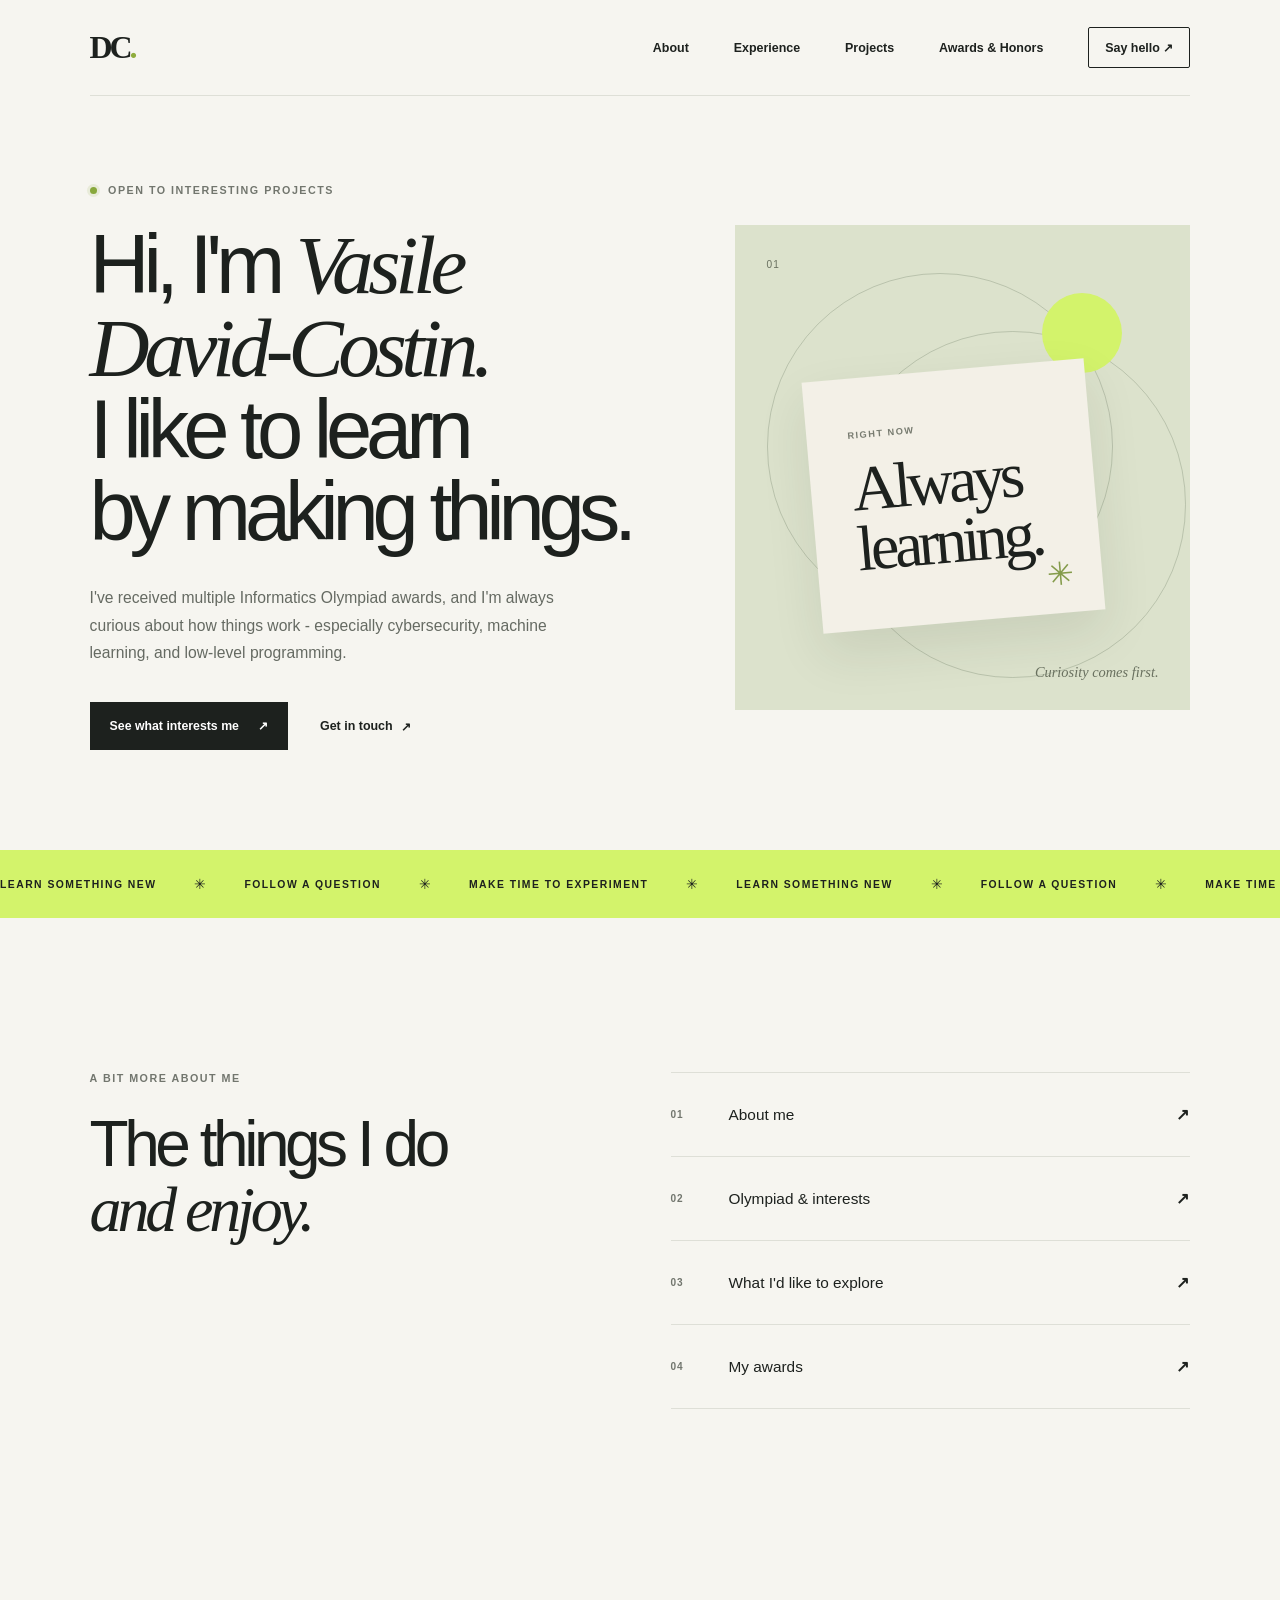
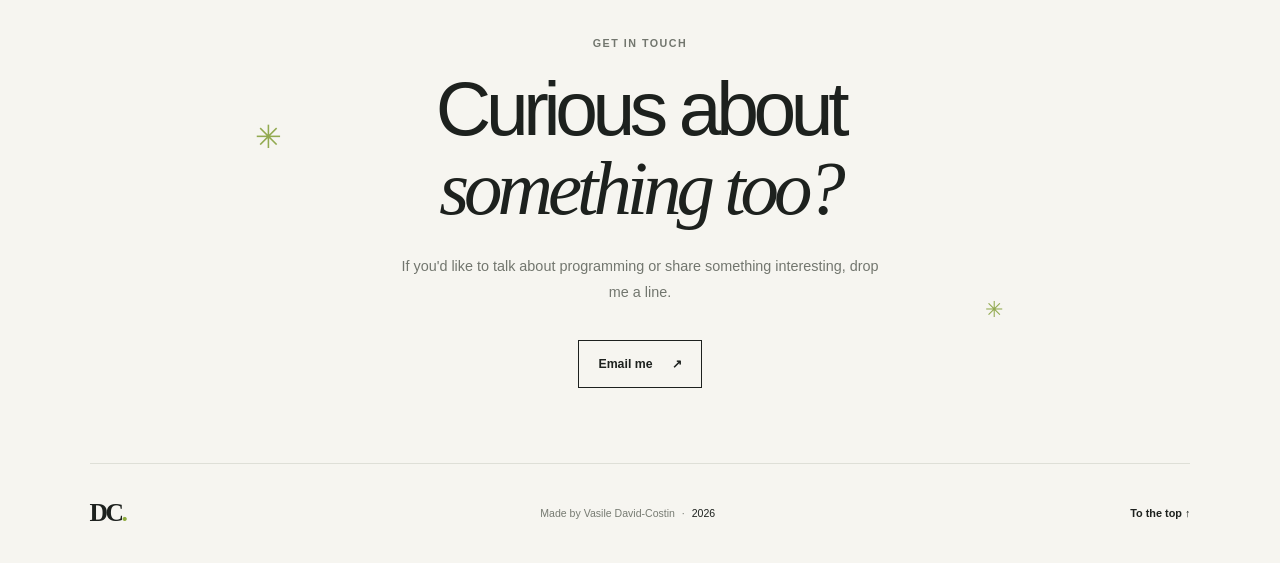
<file: index.html>
<!doctype html>
<html lang="en">
  <head>
    <meta charset="utf-8">
    <meta name="viewport" content="width=device-width, initial-scale=1">
    <meta
      name="description"
      content="I'm Vasile David-Costin. I enjoy informatics and have received multiple Informatics Olympiad awards. I'm especially interested in cybersecurity, machine learning, and low-level programming."
    >
    <meta name="theme-color" content="#f6f5f0">
    <title>Vasile David-Costin</title>
    <link rel="stylesheet" href="styles.css">
    <script src="script.js" defer></script>
  </head>
  <body>
    <a class="skip-link" href="#main">Skip to content</a>

    <header class="site-header">
      <a
        class="wordmark"
        href="index.html"
        aria-label="Vasile David-Costin, home"
      >
        DC<span>.</span>
      </a>

      <input
        class="menu-checkbox"
        type="checkbox"
        id="navigation-toggle"
        aria-label="Toggle navigation menu"
        aria-controls="primary-navigation"
      >
      <label class="menu-toggle" for="navigation-toggle">
        <span class="menu-toggle-label">Menu</span>
        <span class="menu-toggle-icon" aria-hidden="true"></span>
      </label>

      <nav
        class="navigation"
        id="primary-navigation"
        aria-label="Main navigation"
      >
        <a href="about.html">About</a>
        <a href="experience.html">Experience</a>
        <a href="projects.html">Projects</a>
        <a href="awards.html">Awards &amp; Honors</a>
        <a class="nav-contact" href="mailto:davidcostin033@gmail.com">
          Say hello <span aria-hidden="true">↗</span>
        </a>
      </nav>
    </header>

    <main id="main">
      <section
        class="hero section-wrap"
        aria-labelledby="hero-title"
      >
        <div class="hero-copy">
          <p class="eyebrow">
            <span class="status-dot"></span>
            Open to interesting projects
          </p>
          <h1 id="hero-title">
            Hi, I'm <span>Vasile David-Costin.</span><br>
            I like to learn<br>
            by making things.
          </h1>
          <p class="hero-intro">
            I've received multiple Informatics Olympiad awards, and I'm always
            curious about how things work - especially cybersecurity, machine
            learning, and low-level programming.
          </p>
          <div class="hero-actions">
            <a class="button button-dark" href="projects.html">
              See what interests me <span aria-hidden="true">↗</span>
            </a>
            <a class="text-link" href="mailto:davidcostin033@gmail.com">
              Get in touch <span aria-hidden="true">↗</span>
            </a>
          </div>
        </div>

        <div
          class="hero-art"
          role="img"
        >
          <div class="art-orbit orbit-one"></div>
          <div class="art-orbit orbit-two"></div>
          <div class="art-sun"></div>
          <div class="art-card">
            <span class="art-card-label">RIGHT NOW</span>
            <span class="art-card-title">
              Always<br>
              learning.
            </span>
            <span class="art-card-mark" aria-hidden="true">✳</span>
          </div>
          <span class="art-caption">Curiosity comes first.</span>
          <span class="art-number" aria-hidden="true">01</span>
        </div>
      </section>

      <div
        class="ticker"
      >
        <div class="ticker-track" aria-hidden="true">
          <span>LEARN SOMETHING NEW</span>
          <i>✳</i>
          <span>FOLLOW A QUESTION</span>
          <i>✳</i>
          <span>MAKE TIME TO EXPERIMENT</span>
          <i>✳</i>
          <span>LEARN SOMETHING NEW</span>
          <i>✳</i>
          <span>FOLLOW A QUESTION</span>
          <i>✳</i>
          <span>MAKE TIME TO EXPERIMENT</span>
          <i>✳</i>
        </div>
      </div>

      <section
        class="home-links section-wrap section-pad"
        aria-labelledby="pages-title"
      >
        <div class="section-heading">
          <p class="eyebrow">A bit more about me</p>
          <h2 id="pages-title">
            The things I do<br>
            <span>and enjoy.</span>
          </h2>
        </div>

        <div class="page-link-list">
          <a class="page-link-item" href="about.html">
            <span>01</span>
            <strong>About me</strong>
            <span>↗</span>
          </a>
          <a class="page-link-item" href="experience.html">
            <span>02</span>
            <strong>Olympiad &amp; interests</strong>
            <span>↗</span>
          </a>
          <a class="page-link-item" href="projects.html">
            <span>03</span>
            <strong>What I'd like to explore</strong>
            <span>↗</span>
          </a>
          <a class="page-link-item" href="awards.html">
            <span>04</span>
            <strong>My awards</strong>
            <span>↗</span>
          </a>
        </div>
      </section>

      <section
        class="contact section-wrap"
        aria-labelledby="contact-title"
      >
        <p class="eyebrow">Get in touch</p>
        <h2 id="contact-title">
          Curious about<br>
          <span>something too?</span>
        </h2>
        <p>
          If you'd like to talk about programming or share something
          interesting, drop me a line.
        </p>
        <a class="button button-light" href="mailto:davidcostin033@gmail.com">
          Email me <span aria-hidden="true">↗</span>
        </a>
        <span
          class="contact-spark contact-spark-one"
          aria-hidden="true"
        >✳</span>
        <span
          class="contact-spark contact-spark-two"
          aria-hidden="true"
        >✳</span>
      </section>
    </main>

    <footer class="site-footer">
      <a
        class="wordmark"
        href="index.html"
        aria-label="Vasile David-Costin, back to home"
      >
        DC<span>.</span>
      </a>
      <p>
        Made by Vasile David-Costin
        <span>·</span>
        <span id="current-year">2025</span>
      </p>
      <a class="back-to-top" href="#main">To the top ↑</a>
    </footer>
  </body>
</html>
</file>
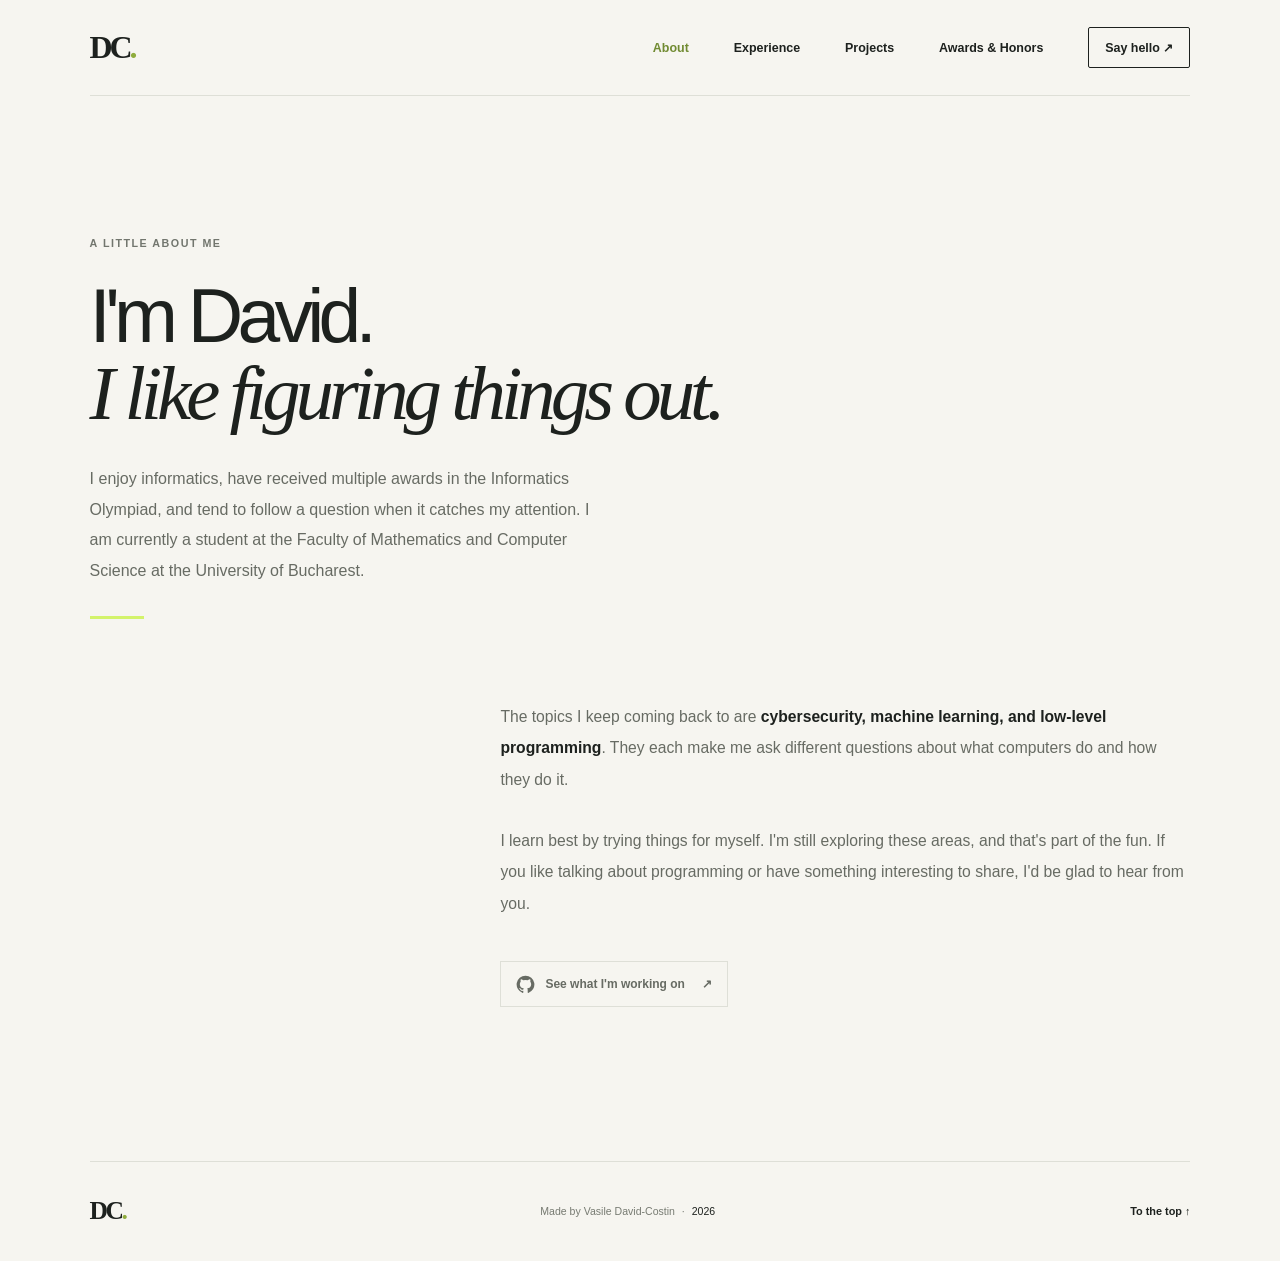
<file: about.html>
<!doctype html>
<html lang="en">
  <head>
    <meta charset="utf-8">
    <meta name="viewport" content="width=device-width, initial-scale=1">
    <meta
      name="description"
      content="A little about me: I'm Vasile David-Costin. I enjoy informatics and I'm curious about cybersecurity, machine learning, and especially low-level programming."
    >
    <meta name="theme-color" content="#f6f5f0">
    <title>About - Vasile David-Costin</title>

    <link rel="stylesheet" href="styles.css">
    <script src="script.js" defer></script>
  </head>
  <body>
    <a class="skip-link" href="#main">Skip to content</a>

    <header class="site-header">
      <a
        class="wordmark"
        href="index.html"
        aria-label="Vasile David-Costin, home"
      >
        DC<span>.</span>
      </a>

      <input
        class="menu-checkbox"
        type="checkbox"
        id="navigation-toggle"
        aria-label="Toggle navigation menu"
        aria-controls="primary-navigation"
      >
      <label class="menu-toggle" for="navigation-toggle">
        <span class="menu-toggle-label">Menu</span>
        <span class="menu-toggle-icon" aria-hidden="true"></span>
      </label>

      <nav
        class="navigation"
        id="primary-navigation"
        aria-label="Main navigation"
      >
        <a href="about.html" aria-current="page">About</a>
        <a href="experience.html">Experience</a>
        <a href="projects.html">Projects</a>
        <a href="awards.html">Awards &amp; Honors</a>
        <a class="nav-contact" href="mailto:davidcostin033@gmail.com">
          Say hello <span aria-hidden="true">↗</span>
        </a>
      </nav>
    </header>

    <main class="inner-page section-wrap" id="main">
      <header class="page-intro">
        <p class="eyebrow">A little about me</p>
        <h1>
          I'm David.<br>
          <span>I like figuring things out.</span>
        </h1>
        <p class="page-lede">
          I enjoy informatics, have received multiple awards in the Informatics
          Olympiad, and tend to follow a question when it catches my attention.
          I am currently a student at the Faculty of Mathematics and Computer
          Science at the University of Bucharest.
        </p>
      </header>

      <section class="about-page-content" aria-label="My story">
        <p>
          The topics I keep coming back to are
          <strong>cybersecurity, machine learning, and low-level programming</strong>.
          They each make me ask different questions about what computers do and
          how they do it.
        </p>
        <p>
          I learn best by trying things for myself. I'm still exploring these
          areas, and that's part of the fun. If you like talking about
          programming or have something interesting to share, I'd be glad to
          hear from you.
        </p>

        <a
          class="github-button"
          href="https://github.com/David13374"
          target="_blank"
          rel="noreferrer"
        >
          <svg viewBox="0 0 24 24" aria-hidden="true">
            <path d="M12 .8a11.2 11.2 0 0 0-3.54 21.83c.56.1.76-.24.76-.54v-2.1c-3.1.67-3.76-1.32-3.76-1.32-.5-1.29-1.24-1.63-1.24-1.63-1.01-.7.08-.69.08-.69 1.11.08 1.7 1.14 1.7 1.14 1 1.7 2.61 1.21 3.25.92.1-.72.39-1.21.7-1.49-2.48-.28-5.09-1.24-5.09-5.53 0-1.22.44-2.21 1.15-2.99-.12-.28-.5-1.42.11-2.95 0 0 .94-.3 3.08 1.14a10.7 10.7 0 0 1 5.6 0c2.14-1.45 3.07-1.14 3.07-1.14.61 1.53.23 2.67.11 2.95.72.78 1.15 1.77 1.15 2.99 0 4.3-2.61 5.24-5.1 5.52.4.35.75 1.03.75 2.08v3.1c0 .3.2.65.77.54A11.2 11.2 0 0 0 12 .8Z"/>
          </svg>
          See what I'm working on <span aria-hidden="true">↗</span>
        </a>
      </section>
    </main>

    <footer class="site-footer">
      <a
        class="wordmark"
        href="index.html"
        aria-label="Vasile David-Costin, back to home"
      >
        DC<span>.</span>
      </a>
      <p>
        Made by Vasile David-Costin
        <span>·</span>
        <span id="current-year">2025</span>
      </p>
      <a class="back-to-top" href="#main">To the top ↑</a>
    </footer>
  </body>
</html>
</file>
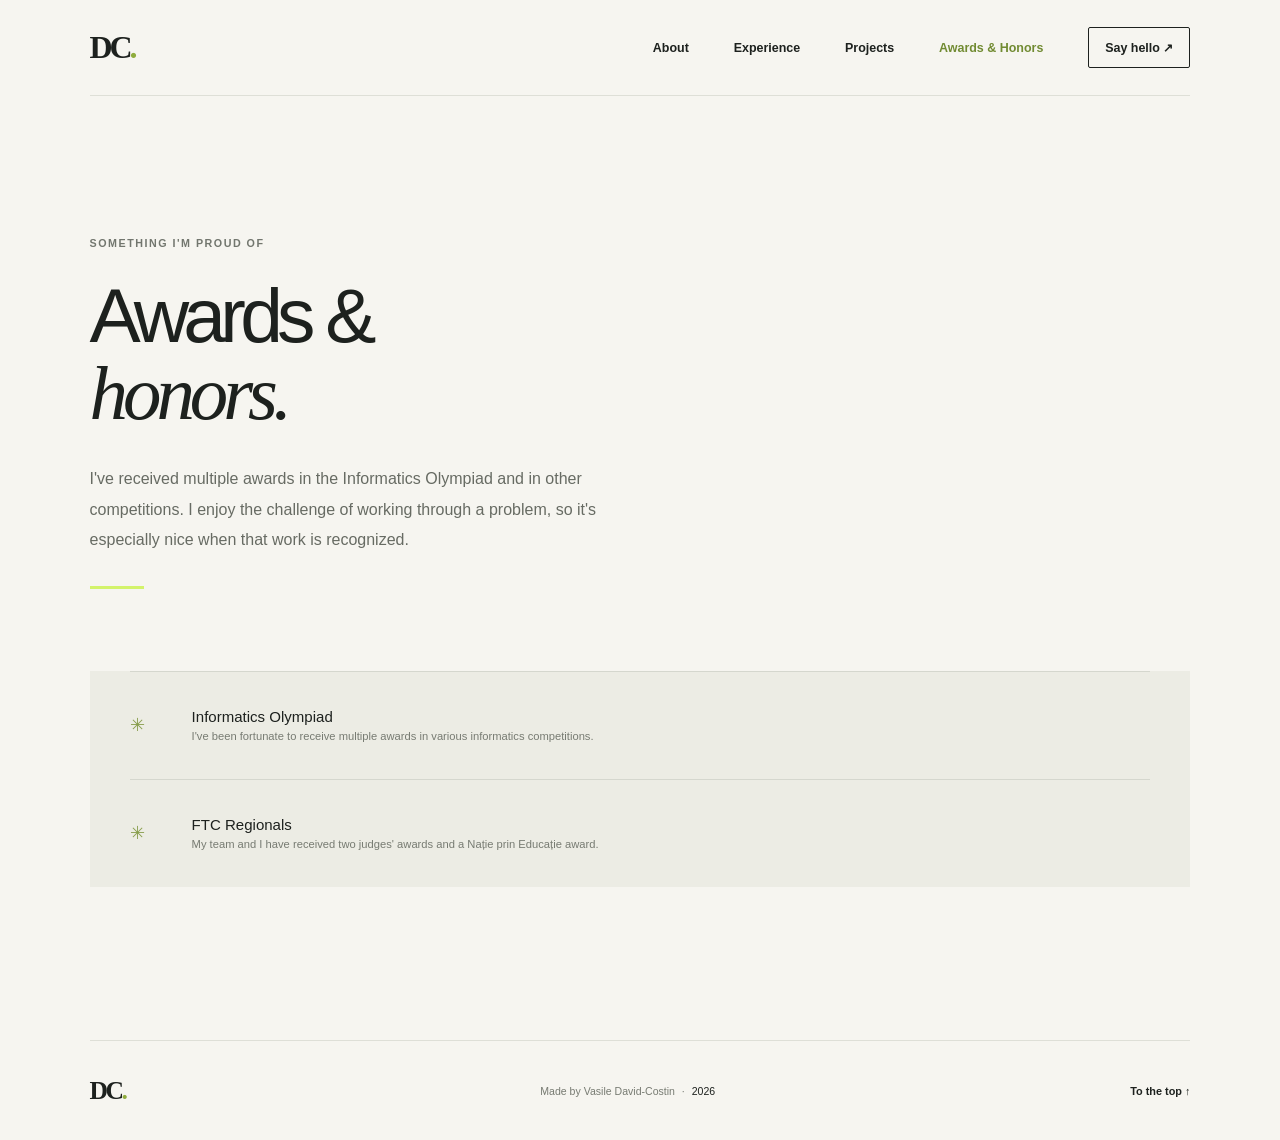
<file: awards.html>
<!doctype html>
<html lang="en">
  <head>
    <meta charset="utf-8">
    <meta name="viewport" content="width=device-width, initial-scale=1">
    <meta
      name="description"
      content="I've received multiple awards in the Informatics Olympiad. This is one of the achievements I'm proud of."
    >
    <meta name="theme-color" content="#f6f5f0">
    <title>Awards &amp; Honors - Vasile David-Costin</title>
    <link rel="stylesheet" href="styles.css">
    <script src="script.js" defer></script>
  </head>
  <body>
    <a class="skip-link" href="#main">Skip to content</a>

    <header class="site-header">
      <a
        class="wordmark"
        href="index.html"
        aria-label="Vasile David-Costin, home"
      >
        DC<span>.</span>
      </a>

      <input
        class="menu-checkbox"
        type="checkbox"
        id="navigation-toggle"
        aria-label="Toggle navigation menu"
        aria-controls="primary-navigation"
      >
      <label class="menu-toggle" for="navigation-toggle">
        <span class="menu-toggle-label">Menu</span>
        <span class="menu-toggle-icon" aria-hidden="true"></span>
      </label>

      <nav
        class="navigation"
        id="primary-navigation"
        aria-label="Main navigation"
      >
        <a href="about.html">About</a>
        <a href="experience.html">Experience</a>
        <a href="projects.html">Projects</a>
        <a href="awards.html" aria-current="page">Awards &amp; Honors</a>
        <a class="nav-contact" href="mailto:davidcostin033@gmail.com">
          Say hello <span aria-hidden="true">↗</span>
        </a>
      </nav>
    </header>

    <main class="inner-page section-wrap" id="main">
      <header class="page-intro">
        <p class="eyebrow">Something I'm proud of</p>
        <h1>
          Awards &amp;<br>
          <span>honors.</span>
        </h1>
        <p class="page-lede">
          I've received multiple awards in the Informatics Olympiad and in
          other competitions. I enjoy the challenge of working through a
          problem, so it's especially nice when that work is recognized.
        </p>
      </header>

      <section class="award-list" aria-label="Awards and honors">
        <article class="award-item">
          <span class="award-symbol" aria-hidden="true">✳</span>
          <div>
            <h2>Informatics Olympiad</h2>
            <p>
              I've been fortunate to receive multiple awards in various informatics 
              competitions.
            </p>
          </div>
        </article>
        <article class="award-item">
          <span class="award-symbol" aria-hidden="true">✳</span>
          <div>
            <h2>FTC Regionals</h2>
            <p>
              My team and I have received two judges' awards and a
              Nație prin Educație award.
            </p>
          </div>
        </article>
      </section>
    </main>

    <footer class="site-footer">
      <a
        class="wordmark"
        href="index.html"
        aria-label="Vasile David-Costin, back to home"
      >
        DC<span>.</span>
      </a>
      <p>
        Made by Vasile David-Costin
        <span>·</span>
        <span id="current-year">2025</span>
      </p>
      <a class="back-to-top" href="#main">To the top ↑</a>
    </footer>
  </body>
</html>
</file>
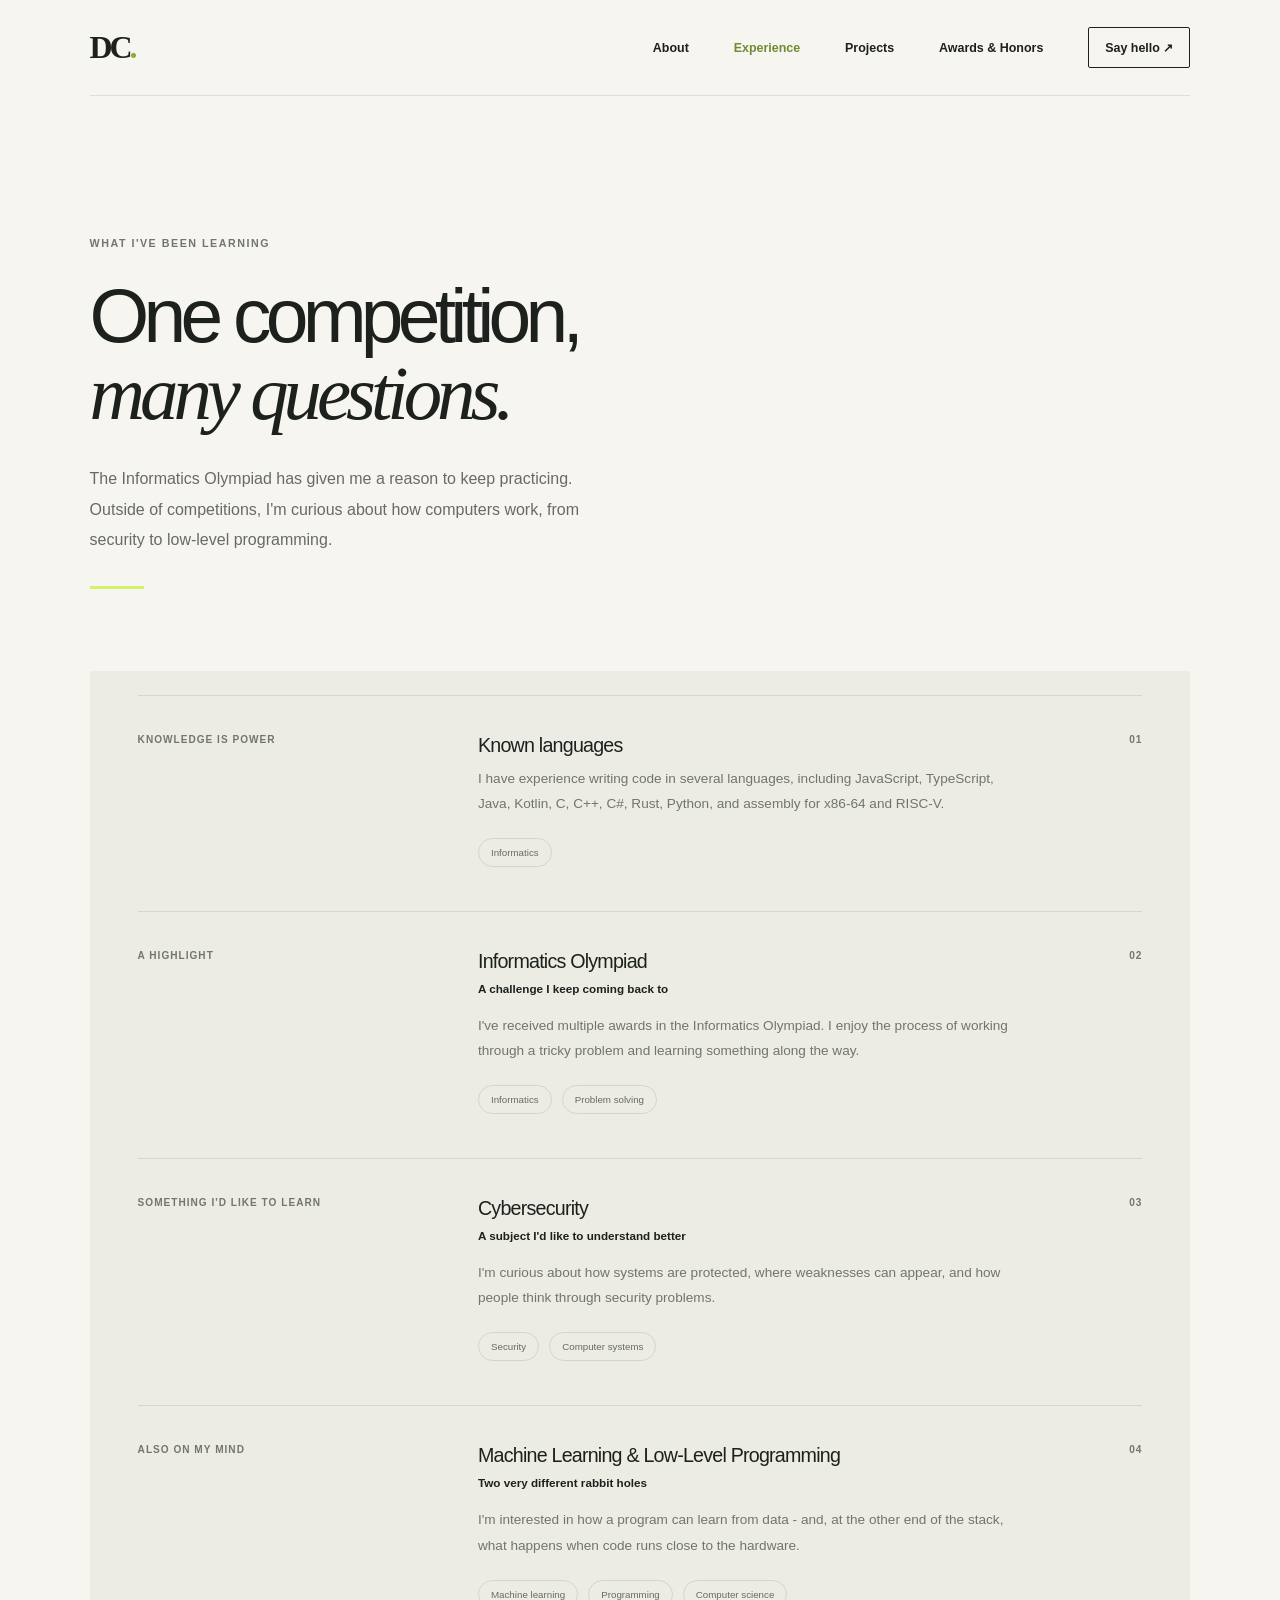
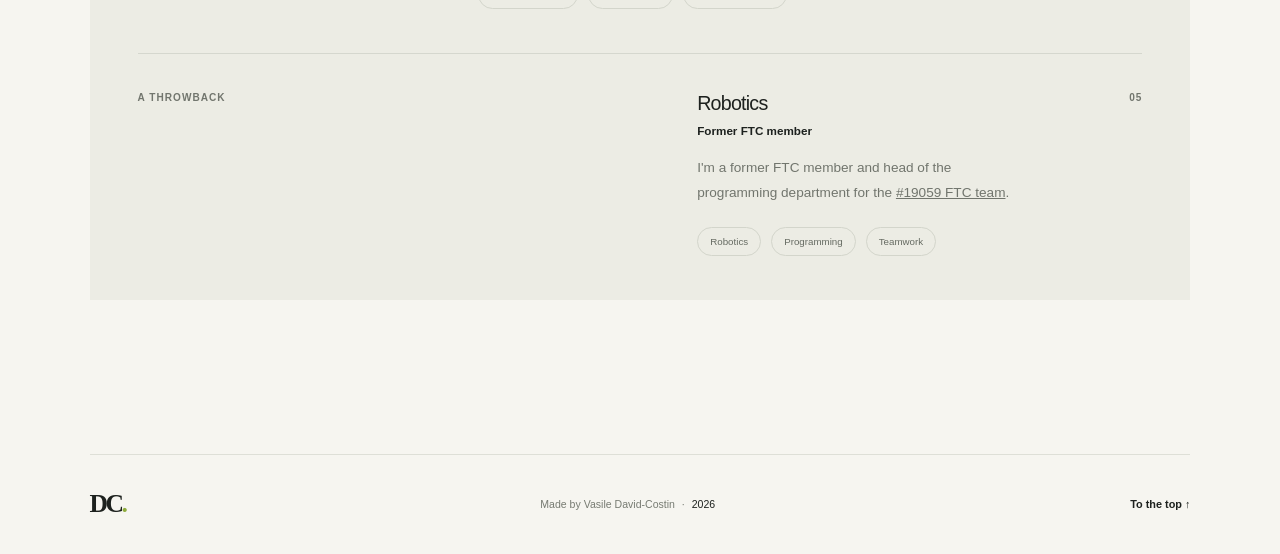
<file: experience.html>
<!doctype html>
<html lang="en">
  <head>
    <meta charset="utf-8">
    <meta name="viewport" content="width=device-width, initial-scale=1">
    <meta
      name="description"
      content="My experience so far: Informatics Olympiad competitions and the computer science topics I'm keen to learn more about."
    >
    <meta name="theme-color" content="#f6f5f0">
    <title>Experience - Vasile David-Costin</title>
    <link rel="stylesheet" href="styles.css">
    <script src="script.js" defer></script>
  </head>
  <body>
    <a class="skip-link" href="#main">Skip to content</a>

    <header class="site-header">
      <a
        class="wordmark"
        href="index.html"
        aria-label="Vasile David-Costin, home"
      >
        DC<span>.</span>
      </a>

      <input
        class="menu-checkbox"
        type="checkbox"
        id="navigation-toggle"
        aria-label="Toggle navigation menu"
        aria-controls="primary-navigation"
      >
      <label class="menu-toggle" for="navigation-toggle">
        <span class="menu-toggle-label">Menu</span>
        <span class="menu-toggle-icon" aria-hidden="true"></span>
      </label>

      <nav
        class="navigation"
        id="primary-navigation"
        aria-label="Main navigation"
      >
        <a href="about.html">About</a>
        <a href="experience.html" aria-current="page">Experience</a>
        <a href="projects.html">Projects</a>
        <a href="awards.html">Awards &amp; Honors</a>
        <a class="nav-contact" href="mailto:davidcostin033@gmail.com">
          Say hello <span aria-hidden="true">↗</span>
        </a>
      </nav>
    </header>

    <main class="inner-page section-wrap" id="main">
      <header class="page-intro">
        <p class="eyebrow">What I've been learning</p>
        <h1>
          One competition,<br>
          <span>many questions.</span>
        </h1>
        <p class="page-lede">
          The Informatics Olympiad has given me a reason to keep practicing.
          Outside of competitions, I'm curious about how computers work, from
          security to low-level programming.
        </p>
      </header>

      <section
        class="timeline"
        aria-label="Informatics experience and learning interests"
      >
        <article class="timeline-item">
          <p class="timeline-date">KNOWLEDGE IS POWER</p>
          <div class="timeline-detail">
            <h2>Known languages</h2>
            <p>
              I have experience writing code in several languages, including
              JavaScript, TypeScript, Java, Kotlin, C, C++, C#, Rust, Python,
              and assembly for x86-64 and RISC-V.
            </p>
            <div class="tag-list">
              <span>Informatics</span>
            </div>
          </div>
          <span class="timeline-index" aria-hidden="true">01</span>
        </article>

        <article class="timeline-item">
          <p class="timeline-date">A HIGHLIGHT</p>
          <div class="timeline-detail">
            <h2>Informatics Olympiad</h2>
            <p class="timeline-company">A challenge I keep coming back to</p>
            <p>
              I've received multiple awards in the Informatics Olympiad. I
              enjoy the process of working through a tricky problem and
              learning something along the way.
            </p>
            <div class="tag-list">
              <span>Informatics</span>
              <span>Problem solving</span>
            </div>
          </div>
          <span class="timeline-index" aria-hidden="true">02</span>
        </article>

        <article class="timeline-item">
          <p class="timeline-date">SOMETHING I'D LIKE TO LEARN</p>
          <div class="timeline-detail">
            <h2>Cybersecurity</h2>
            <p class="timeline-company">A subject I'd like to understand better</p>
            <p>
              I'm curious about how systems are protected, where weaknesses can
              appear, and how people think through security problems.
            </p>
            <div class="tag-list">
              <span>Security</span>
              <span>Computer systems</span>
            </div>
          </div>
          <span class="timeline-index" aria-hidden="true">03</span>
        </article>

        <article class="timeline-item">
          <p class="timeline-date">ALSO ON MY MIND</p>
          <div class="timeline-detail">
            <h2>Machine Learning &amp; Low-Level Programming</h2>
            <p class="timeline-company">Two very different rabbit holes</p>
            <p>
              I'm interested in how a program can learn from data - and, at the
              other end of the stack, what happens when code runs close to the
              hardware.
            </p>
            <div class="tag-list">
              <span>Machine learning</span>
              <span>Programming</span>
              <span>Computer science</span>
            </div>
          </div>
          <span class="timeline-index" aria-hidden="true">04</span>
        </article>

        <article class="timeline-item timeline-item--robotics">
          <p class="timeline-date">A THROWBACK</p>
          <div class="timeline-media">
            <iframe
              width="560"
              height="315"
              src="https://www.youtube-nocookie.com/embed/Opr0k4kNnzs?si=Z33eloL2KjosJk_f&amp;start=3391"
              title="FTC team #19059 robotics video"
              allow="accelerometer; autoplay; clipboard-write; encrypted-media; gyroscope; picture-in-picture; web-share"
              referrerpolicy="strict-origin-when-cross-origin"
              allowfullscreen
            ></iframe>
          </div>
          <div class="timeline-detail">
            <h2>Robotics</h2>
            <p class="timeline-company">Former FTC member</p>
            <p>
              I'm a former FTC member and head of the programming department
              for the
              <a href="https://ftcscout.org/teams/19059">#19059 FTC team</a>.
            </p>
            <div class="tag-list">
              <span>Robotics</span>
              <span>Programming</span>
              <span>Teamwork</span>
            </div>
          </div>
          <span class="timeline-index" aria-hidden="true">05</span>
        </article>
      </section>
    </main>

    <footer class="site-footer">
      <a
        class="wordmark"
        href="index.html"
        aria-label="Vasile David-Costin, back to home"
      >
        DC<span>.</span>
      </a>
      <p>
        Made by Vasile David-Costin
        <span>·</span>
        <span id="current-year">2025</span>
      </p>
      <a class="back-to-top" href="#main">To the top ↑</a>
    </footer>
  </body>
</html>
</file>
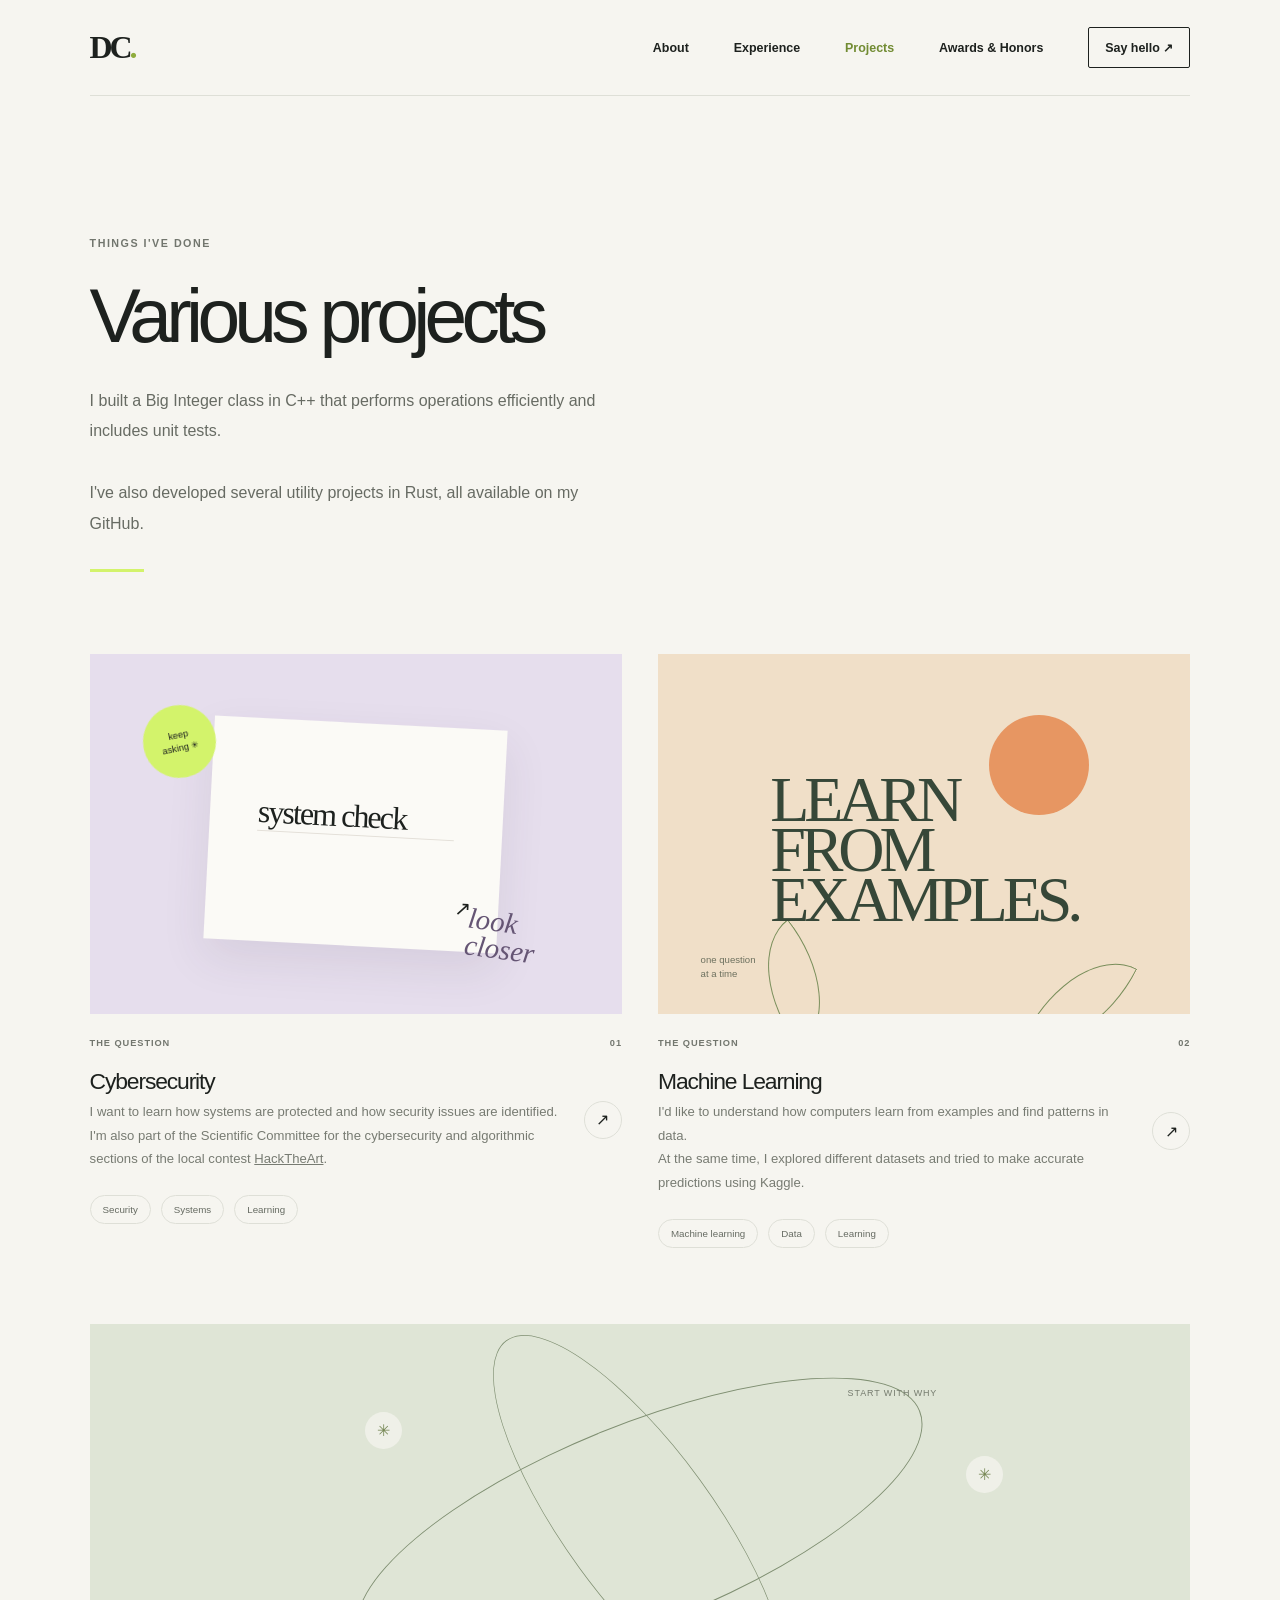
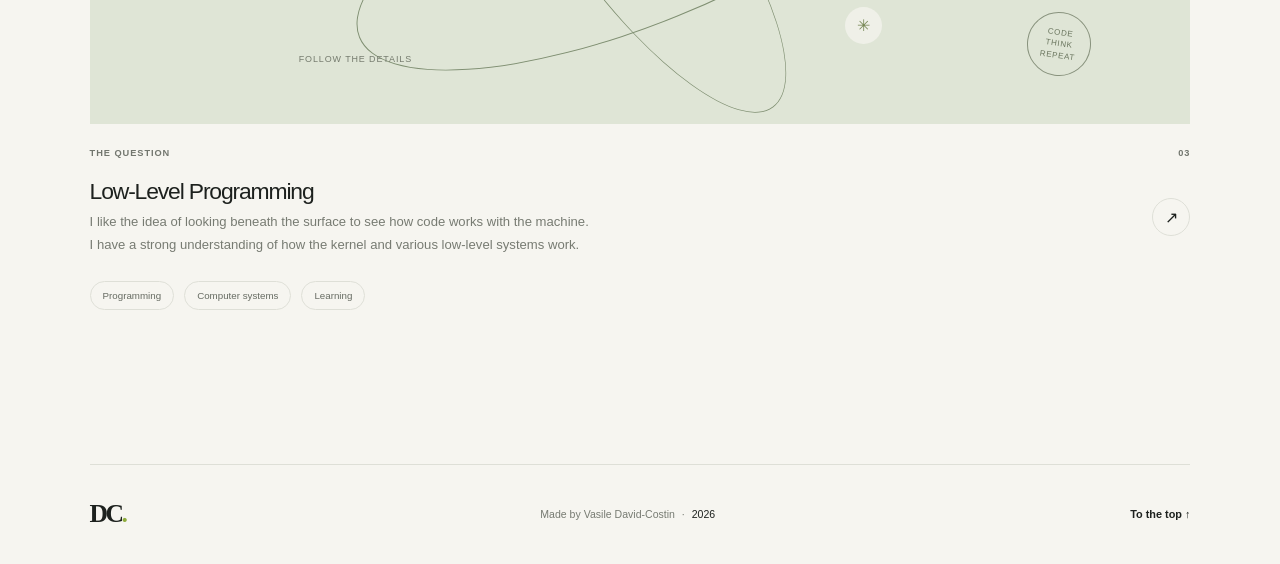
<file: projects.html>
<!doctype html>
<html lang="en">
  <head>
    <meta charset="utf-8">
    <meta name="viewport" content="width=device-width, initial-scale=1">
    <meta
      name="description"
      content="I'm still exploring what to build. These are three areas I find interesting: cybersecurity, machine learning, and low-level programming."
    >
    <meta name="theme-color" content="#f6f5f0">
    <title>Projects - Vasile David-Costin</title>
    <link rel="stylesheet" href="styles.css">
    <script src="script.js" defer></script>
  </head>
  <body>
    <a class="skip-link" href="#main">Skip to content</a>

    <header class="site-header">
      <a
        class="wordmark"
        href="index.html"
        aria-label="Vasile David-Costin, home"
      >
        DC<span>.</span>
      </a>

      <input
        class="menu-checkbox"
        type="checkbox"
        id="navigation-toggle"
        aria-label="Toggle navigation menu"
        aria-controls="primary-navigation"
      >
      <label class="menu-toggle" for="navigation-toggle">
        <span class="menu-toggle-label">Menu</span>
        <span class="menu-toggle-icon" aria-hidden="true"></span>
      </label>

      <nav
        class="navigation"
        id="primary-navigation"
        aria-label="Main navigation"
      >
        <a href="about.html">About</a>
        <a href="experience.html">Experience</a>
        <a href="projects.html" aria-current="page">Projects</a>
        <a href="awards.html">Awards &amp; Honors</a>
        <a class="nav-contact" href="mailto:davidcostin033@gmail.com">
          Say hello <span aria-hidden="true">↗</span>
        </a>
      </nav>
    </header>

    <main class="inner-page section-wrap" id="main">
      <header class="page-intro">
        <p class="eyebrow">Things I've done</p>
        <h1>Various projects</h1>
        <p class="page-lede">
          I built a Big Integer class in C++ that performs operations efficiently and includes unit tests.
        </p>
        <p class="page-lede">
          I've also developed several utility projects in Rust, all available on my GitHub.
        </p>
      </header>

      <section class="project-grid" aria-label="Project interests and ideas">
        <article class="project-card project-card-lilac">
          <div class="project-visual visual-one" aria-hidden="true">
            <span class="visual-window">
              <b>system check</b>
              <i>↗</i>
            </span>
            <span class="visual-note">
              look<br>
              closer
            </span>
            <span class="visual-sticker">
              keep<br>
              asking ✳
            </span>
          </div>
          <div class="project-meta">
            <span>THE QUESTION</span>
            <span>01</span>
          </div>
          <div class="project-title-row">
            <div>
              <h2>Cybersecurity</h2>
              <p>
                I want to learn how systems are protected and how security
                issues are identified.
              </p>
              <p>
                I'm also part of the Scientific Committee for the cybersecurity and
                algorithmic sections of the local contest <a href="https://hacktheart.ro/">HackTheArt</a>.
              </p>
            </div>
            <a
              class="round-link"
              href="https://github.com/David13374"
              target="_blank"
              rel="noreferrer"
              aria-label="Visit my GitHub profile"
            >↗</a>
          </div>
          <div class="tag-list">
            <span>Security</span>
            <span>Systems</span>
            <span>Learning</span>
          </div>
        </article>

        <article class="project-card project-card-peach">
          <div class="project-visual visual-two" aria-hidden="true">
            <span class="visual-sun"></span>
            <span class="visual-type">
              LEARN<br>
              FROM<br>
              EXAMPLES.
            </span>
            <span class="visual-leaf leaf-one"></span>
            <span class="visual-leaf leaf-two"></span>
            <span class="visual-label">
              one question<br>
              at a time
            </span>
          </div>
          <div class="project-meta">
            <span>THE QUESTION</span>
            <span>02</span>
          </div>
          <div class="project-title-row">
            <div>
              <h2>Machine Learning</h2>
              <p>
                I'd like to understand how computers learn from examples and
                find patterns in data.
              </p>
              <p>
                At the same time, I explored different datasets and tried to make
                accurate predictions using Kaggle.
              </p>
            </div>
            <a
              class="round-link"
              href="https://github.com/David13374"
              target="_blank"
              rel="noreferrer"
              aria-label="Visit my GitHub profile"
            >↗</a>
          </div>
          <div class="tag-list">
            <span>Machine learning</span>
            <span>Data</span>
            <span>Learning</span>
          </div>
        </article>

        <article class="project-card project-card-green">
          <div class="project-visual visual-three" aria-hidden="true">
            <span class="visual-map-line map-line-one"></span>
            <span class="visual-map-line map-line-two"></span>
            <span class="map-pin pin-one">✳</span>
            <span class="map-pin pin-two">✳</span>
            <span class="map-pin pin-three">✳</span>
            <span class="map-label label-one">START WITH WHY</span>
            <span class="map-label label-two">FOLLOW THE DETAILS</span>
            <span class="map-stamp">
              CODE<br>
              THINK<br>
              REPEAT
            </span>
          </div>
          <div class="project-meta">
            <span>THE QUESTION</span>
            <span>03</span>
          </div>
          <div class="project-title-row">
            <div>
              <h2>Low-Level Programming</h2>
              <p>
                I like the idea of looking beneath the surface to see how code
                works with the machine.
              </p>
              <p>
                I have a strong understanding of how the kernel and various low-level
                systems work.
              </p>
            </div>
            <a
              class="round-link"
              href="https://github.com/David13374"
              target="_blank"
              rel="noreferrer"
              aria-label="Visit my GitHub profile"
            >↗</a>
          </div>
          <div class="tag-list">
            <span>Programming</span>
            <span>Computer systems</span>
            <span>Learning</span>
          </div>
        </article>
      </section>
    </main>

    <footer class="site-footer">
      <a
        class="wordmark"
        href="index.html"
        aria-label="Vasile David-Costin, back to home"
      >
        DC<span>.</span>
      </a>
      <p>
        Made by Vasile David-Costin
        <span>·</span>
        <span id="current-year">2025</span>
      </p>
      <a class="back-to-top" href="#main">To the top ↑</a>
    </footer>
  </body>
</html>
</file>
<file: styles.css>
:root {
  color-scheme: light;
  --paper: #f6f5f0;
  --ink: #1d211e;
  --muted: #72766e;
  --line: #dedfd7;
  --lime: #d3f36b;
  --page-gutter: clamp(2rem, 7vw, 7.5rem);
  --section-space: clamp(7.5rem, 12vw, 10rem);
  --serif: Georgia, 'Times New Roman', serif;
  --sans: 'Helvetica Neue', Helvetica, Arial, sans-serif;
}

* {
  box-sizing: border-box;
}

html {
  scroll-behavior: smooth;
  scroll-padding-top: 5rem;
}

body {
  margin: 0;
  background: var(--paper);
  color: var(--ink);
  font-family: var(--sans);
  -webkit-font-smoothing: antialiased;
}

main {
  animation: page-arrive 650ms ease-out both;
}

@keyframes page-arrive {
  from {
    opacity: 0;
    transform: translateY(12px);
    filter: blur(3px);
  }
  to {
    opacity: 1;
    transform: translateY(0);
    filter: blur(0);
  }
}

a {
  color: inherit;
}

button,
a {
  -webkit-tap-highlight-color: transparent;
}

a:focus-visible,
button:focus-visible {
  outline: 2px solid #617729;
  outline-offset: 5px;
}

::selection {
  background: var(--lime);
  color: var(--ink);
}

.skip-link {
  position: absolute;
  z-index: 20;
  top: 0.75rem;
  left: 0.75rem;
  padding: 0.8rem 1rem;
  transform: translateY(-160%);
  background: var(--ink);
  color: white;
  text-decoration: none;
}

.skip-link:focus {
  transform: translateY(0);
}

.section-wrap,
.site-header,
.site-footer {
  width: min(1200px, calc(100% - var(--page-gutter) * 2));
  margin-inline: auto;
}

.site-header {
  position: relative;
  min-height: 96px;
  display: flex;
  align-items: center;
  justify-content: space-between;
  border-bottom: 1px solid var(--line);
}

.wordmark {
  font-family: var(--serif);
  font-size: 2rem;
  font-weight: 700;
  letter-spacing: -0.1em;
  text-decoration: none;
}

.wordmark span {
  color: #8fac3d;
}

.navigation {
  display: flex;
  align-items: center;
  gap: clamp(1.5rem, 3.5vw, 3rem);
}

.navigation a,
.text-link,
.back-to-top {
  font-size: 0.78rem;
  font-weight: 600;
  text-decoration: none;
}

.navigation a:not(.nav-contact):hover,
.text-link:hover,
.back-to-top:hover {
  color: #718b32;
}

.navigation .nav-contact {
  padding: 0.75rem 1rem;
  border: 1px solid var(--ink);
  border-radius: 2px;
}

.navigation .nav-contact:hover {
  background: var(--ink);
  color: white;
}

.menu-checkbox,
.menu-toggle {
  display: none;
}

.hero {
  min-height: 700px;
  display: grid;
  grid-template-columns: 1.1fr 0.9fr;
  align-items: center;
  gap: 8%;
  padding-block: 88px 100px;
}

.eyebrow {
  margin: 0 0 28px;
  color: var(--muted);
  font-size: 0.67rem;
  font-weight: 700;
  letter-spacing: 0.14em;
  text-transform: uppercase;
}

.status-dot {
  display: inline-block;
  width: 7px;
  height: 7px;
  margin-right: 7px;
  border-radius: 50%;
  background: #88a83c;
  box-shadow: 0 0 0 3px #88a83c20;
}

h1,
h2,
h3,
p {
  margin-top: 0;
}

.hero h1 {
  margin-bottom: 32px;
  font-size: clamp(3.2rem, 6.5vw, 5.6rem);
  font-weight: 500;
  letter-spacing: -0.075em;
  line-height: 0.98;
}

.hero h1 span,
.section-heading h2 span,
.contact h2 span {
  font-family: var(--serif);
  font-weight: 400;
  font-style: italic;
  letter-spacing: -0.065em;
}

.hero-intro {
  max-width: 470px;
  margin-bottom: 36px;
  color: #656a62;
  font-size: 0.98rem;
  line-height: 1.75;
}

.hero-actions {
  display: flex;
  align-items: center;
  gap: 32px;
}

.button {
  min-height: 48px;
  display: inline-flex;
  align-items: center;
  justify-content: center;
  gap: 19px;
  padding: 0 19px;
  border: 1px solid transparent;
  font-size: 0.77rem;
  font-weight: 600;
  text-decoration: none;
  transition: background-color 160ms ease, color 160ms ease, transform 160ms ease;
}

.button:hover {
  transform: translateY(-2px);
}

.button-dark {
  background: var(--ink);
  color: white;
}

.button-dark:hover {
  background: #3a4532;
}

.text-link {
  display: inline-flex;
  align-items: center;
  gap: 8px;
}

.hero-location {
  margin: 72px 0 0;
  color: var(--muted);
  font-size: 0.7rem;
}

.hero-location span {
  margin-right: 6px;
  color: #829e38;
}

.hero-art {
  position: relative;
  width: min(100%, 480px);
  aspect-ratio: 0.94;
  justify-self: end;
  overflow: hidden;
  background: #dce2cc;
}

.art-orbit {
  position: absolute;
  width: 76%;
  aspect-ratio: 1;
  border: 1px solid #77836d55;
  border-radius: 50%;
}

.orbit-one {
  top: 10%;
  left: 7%;
}

.orbit-two {
  top: 22%;
  left: 23%;
}

.art-sun {
  position: absolute;
  top: 14%;
  right: 15%;
  width: 80px;
  aspect-ratio: 1;
  border-radius: 50%;
  background: var(--lime);
}

.art-card {
  position: absolute;
  top: 30%;
  left: 17%;
  width: 62%;
  height: 52%;
  display: flex;
  flex-direction: column;
  justify-content: center;
  padding: 9%;
  transform: rotate(-5deg);
  background: #f3f0e7;
  box-shadow: 0 22px 50px #23301c1a;
}

.art-card-label {
  margin-bottom: 19px;
  color: #777b70;
  font-size: 0.58rem;
  font-weight: 700;
  letter-spacing: 0.16em;
}

.art-card-title {
  font-family: var(--serif);
  font-size: clamp(2.4rem, 5vw, 4rem);
  letter-spacing: -0.07em;
  line-height: 0.93;
}

.art-card-mark {
  position: absolute;
  right: 10%;
  bottom: 8%;
  color: #849b4b;
  font-size: 2rem;
}

.art-caption {
  position: absolute;
  right: 7%;
  bottom: 6%;
  color: #69705f;
  font-family: var(--serif);
  font-size: 0.9rem;
  font-style: italic;
}

.art-number {
  position: absolute;
  top: 7%;
  left: 7%;
  color: #69705f;
  font-size: 0.63rem;
  letter-spacing: 0.1em;
}

.ticker {
  overflow: hidden;
  background: var(--lime);
}

.ticker-track {
  min-height: 68px;
  width: max-content;
  display: flex;
  align-items: center;
  gap: 38px;
  animation: ticker-scroll 28s linear infinite;
}

.ticker-track span {
  font-size: 0.65rem;
  font-weight: 700;
  letter-spacing: 0.14em;
}

.ticker-track i {
  font-size: 0.9rem;
  font-style: normal;
}

@keyframes ticker-scroll {
  to {
    transform: translateX(-50%);
  }
}

.section-pad {
  padding-block: var(--section-space);
}

.about {
  display: grid;
  grid-template-columns: 1fr 0.85fr;
  gap: 15%;
}

.section-heading h2,
.contact h2 {
  margin: 0;
  font-size: clamp(2.7rem, 5vw, 4.25rem);
  font-weight: 500;
  letter-spacing: -0.07em;
  line-height: 1.02;
}

.about-content {
  padding-top: 48px;
}

.about-content p {
  color: #676b63;
  font-size: 0.94rem;
  line-height: 1.95;
}

.about-content .about-lede {
  margin-bottom: 26px;
  color: var(--ink);
  font-family: var(--serif);
  font-size: 1.55rem;
  line-height: 1.4;
}

.about-lede strong,
.about-content p strong {
  color: var(--ink);
}

.github-button {
  display: inline-flex;
  min-height: 46px;
  align-items: center;
  gap: 10px;
  margin-top: 12px;
  padding: 0 15px;
  border: 1px solid var(--line);
  font-size: 0.75rem;
  font-weight: 600;
  text-decoration: none;
  transition: border-color 160ms ease, background-color 160ms ease;
}

.github-button:hover {
  border-color: var(--ink);
  background: white;
}

.github-button svg {
  width: 19px;
  height: 19px;
  fill: currentColor;
}

.github-button span {
  margin-left: 7px;
}

.experience {
  background: #ecece4;
}

.experience .section-heading {
  margin-bottom: 82px;
}

.timeline-item {
  display: grid;
  grid-template-columns: 1fr 2fr 0.2fr;
  gap: 7%;
  padding: 38px 0 44px;
  border-top: 1px solid #d5d7ce;
}

.timeline-item--robotics {
  grid-template-columns: minmax(0, 0.8fr) minmax(0, 1.1fr) minmax(0, 1.5fr) 0.2fr;
}

.timeline-media:empty {
  display: none;
}

.timeline-item--robotics .timeline-date {
  grid-column: 1;
}

.timeline-item--robotics .timeline-media {
  grid-column: 2;
}

.timeline-item--robotics .timeline-detail {
  grid-column: 3;
}

.timeline-item--robotics .timeline-index {
  grid-column: 4;
}

.timeline-item--robotics .timeline-media:empty + .timeline-detail {
  grid-column: 2 / 4;
}

.timeline-media img,
.timeline-media video {
  display: block;
  width: 100%;
  aspect-ratio: 4 / 3;
  border: 0;
  object-fit: cover;
}

.timeline-media iframe {
  display: block;
  width: 100%;
  height: auto;
  aspect-ratio: 16 / 9;
  border: 0;
}

.timeline-date,
.timeline-index,
.project-meta,
.award-year {
  color: var(--muted);
  font-size: 0.63rem;
  font-weight: 700;
  letter-spacing: 0.1em;
}

.timeline-detail h2 {
  margin-bottom: 14px;
  font-size: 1.35rem;
  font-weight: 500;
  letter-spacing: -0.04em;
}

.timeline-company {
  margin-bottom: 18px;
  font-size: 0.73rem;
  font-weight: 600;
}

.timeline-company span,
.award-item p span {
  margin-inline: 5px;
  color: #91958b;
}

.timeline-detail > p:last-of-type {
  margin-bottom: 22px;
  color: #71756d;
  font-size: 0.85rem;
  line-height: 1.85;
}

.tag-list {
  display: flex;
  flex-wrap: wrap;
  gap: 10px;
}

.tag-list span {
  padding: 8px 12px;
  border: 1px solid #dedfd7;
  border-radius: 20px;
  color: #666b62;
  font-size: 0.61rem;
}

.timeline .tag-list span {
  border-color: #d3d5cb;
}

.timeline-index {
  justify-self: end;
}

.projects-heading {
  display: flex;
  align-items: end;
  justify-content: space-between;
  gap: 44px;
  margin-bottom: 68px;
}

.projects-aside {
  max-width: 240px;
  margin-bottom: 5px;
  color: #777b72;
  font-size: 0.77rem;
  line-height: 1.7;
}

.project-grid {
  display: grid;
  grid-template-columns: repeat(2, minmax(0, 1fr));
  gap: 76px 36px;
}

.project-grid > .project-card:nth-of-type(3) {
  grid-column: 1 / -1;
}

.project-visual {
  position: relative;
  height: 360px;
  overflow: hidden;
}

.project-card-lilac .project-visual {
  background: #e6deed;
}

.project-card-peach .project-visual {
  background: #f0dfc8;
}

.project-card-green .project-visual {
  height: 400px;
  background: #dfe5d6;
}

.visual-one {
  display: grid;
  place-items: center;
}

.visual-window {
  position: relative;
  width: 55%;
  height: 62%;
  display: block;
  padding: 14% 9% 8%;
  transform: rotate(3deg);
  background: #fbfaf6;
  box-shadow: 0 18px 45px #44334a18;
}

.visual-window > span {
  position: absolute;
  top: 10%;
  left: 8%;
  width: 7px;
  height: 7px;
  border-radius: 50%;
  background: #dec1bb;
}

.visual-window > span:nth-child(2) {
  left: calc(8% + 13px);
  background: #ebd89b;
}

.visual-window > span:nth-child(3) {
  left: calc(8% + 26px);
  background: #c4d2ad;
}

.visual-window b {
  display: block;
  border-bottom: 1px solid #e4e0d9;
  font-family: var(--serif);
  font-size: clamp(1.2rem, 3vw, 2rem);
  font-weight: 400;
  letter-spacing: -0.06em;
}

.visual-window i {
  position: absolute;
  right: 9%;
  bottom: 14%;
  font-size: 1.25rem;
  font-style: normal;
}

.visual-note {
  position: absolute;
  right: 16%;
  bottom: 14%;
  transform: rotate(8deg);
  color: #655574;
  font-family: var(--serif);
  font-size: 1.8rem;
  font-style: italic;
  line-height: 0.95;
}

.visual-sticker {
  position: absolute;
  top: 14%;
  left: 10%;
  width: 73px;
  height: 73px;
  display: grid;
  place-items: center;
  transform: rotate(-12deg);
  border-radius: 50%;
  background: var(--lime);
  font-size: 0.58rem;
  line-height: 1.4;
  text-align: center;
}

.visual-two {
  display: flex;
  align-items: center;
  justify-content: center;
}

.visual-sun {
  position: absolute;
  top: 17%;
  right: 19%;
  width: 100px;
  aspect-ratio: 1;
  border-radius: 50%;
  background: #e79662;
}

.visual-type {
  z-index: 1;
  margin-top: 6%;
  color: #364738;
  font-family: var(--serif);
  font-size: clamp(2.4rem, 5vw, 4.2rem);
  letter-spacing: -0.08em;
  line-height: 0.78;
}

.visual-leaf {
  position: absolute;
  width: 70px;
  height: 110px;
  border: 1px solid #778d59;
  border-radius: 100% 0 100% 0;
}

.leaf-one {
  bottom: -7%;
  left: 19%;
  transform: rotate(-38deg);
}

.leaf-two {
  right: 14%;
  bottom: -12%;
  transform: rotate(27deg);
}

.visual-label {
  position: absolute;
  bottom: 9%;
  left: 8%;
  color: #6d715f;
  font-size: 0.6rem;
  line-height: 1.5;
}

.visual-three {
  display: flex;
  align-items: center;
  justify-content: center;
}

.visual-map-line {
  position: absolute;
  width: 55%;
  height: 50%;
  border: 1px solid #809073;
  border-radius: 50%;
}

.map-line-one {
  transform: rotate(-22deg);
}

.map-line-two {
  transform: rotate(54deg) scale(0.75);
}

.map-pin {
  position: absolute;
  z-index: 1;
  display: grid;
  width: 37px;
  aspect-ratio: 1;
  place-items: center;
  border-radius: 50%;
  background: #eff0e8;
  color: #758653;
}

.pin-one {
  top: 22%;
  left: 25%;
}

.pin-two {
  right: 28%;
  bottom: 20%;
}

.pin-three {
  top: 33%;
  right: 17%;
}

.map-label {
  position: absolute;
  color: #747a6d;
  font-size: 0.56rem;
  letter-spacing: 0.1em;
}

.label-one {
  top: 16%;
  right: 23%;
}

.label-two {
  bottom: 15%;
  left: 19%;
}

.map-stamp {
  position: absolute;
  bottom: 12%;
  right: 9%;
  display: grid;
  width: 64px;
  height: 64px;
  place-content: center;
  transform: rotate(8deg);
  border: 1px solid #89937e;
  border-radius: 50%;
  color: #69745d;
  font-size: 0.5rem;
  letter-spacing: 0.08em;
  line-height: 1.45;
  text-align: center;
}

.project-meta {
  display: flex;
  justify-content: space-between;
  margin: 24px 0 20px;
  font-size: 0.58rem;
}

.project-title-row {
  display: flex;
  align-items: center;
  justify-content: space-between;
  gap: 24px;
  margin-bottom: 24px;
}

.project-title-row h2 {
  margin-bottom: 5px;
  font-size: 1.43rem;
  font-weight: 500;
  letter-spacing: -0.05em;
}

.project-title-row p {
  margin-bottom: 0;
  color: #777b72;
  font-size: 0.82rem;
  line-height: 1.8;
}

.round-link {
  flex: 0 0 38px;
  width: 38px;
  height: 38px;
  display: grid;
  place-items: center;
  border: 1px solid var(--line);
  border-radius: 50%;
  text-decoration: none;
  transition: color 160ms ease, background-color 160ms ease;
}

.round-link:hover {
  background: var(--ink);
  color: white;
}

.project-card .tag-list span {
  border-color: #dedfd7;
}

.recognition {
  background: #ecece4;
}

.recognition-intro {
  margin: 28px 0 40px;
  color: #777b72;
  font-size: 0.82rem;
}

.award-item {
  display: grid;
  grid-template-columns: 38px 1fr auto;
  align-items: center;
  gap: 24px;
  min-height: 108px;
  border-top: 1px solid #d5d7ce;
}

.award-symbol {
  color: #879d4b;
  font-size: 1.1rem;
}

.award-item h2 {
  margin-bottom: 5px;
  font-size: 0.94rem;
  font-weight: 500;
}

.award-item p {
  margin-bottom: 0;
  color: #777b72;
  font-size: 0.7rem;
}

.award-year {
  justify-self: end;
}

.recognition-note {
  margin: 28px 0 0;
  color: #777b72;
  font-size: 0.7rem;
  line-height: 1.6;
}

.contact {
  position: relative;
  min-height: 500px;
  display: flex;
  flex-direction: column;
  align-items: center;
  justify-content: center;
  overflow: hidden;
  text-align: center;
}

.contact .eyebrow {
  margin-bottom: 20px;
}

.contact h2 {
  font-size: clamp(3rem, 6vw, 5rem);
}

.contact > p:not(.eyebrow) {
  max-width: 480px;
  margin: 26px 0 34px;
  color: #72766e;
  font-size: 0.9rem;
  line-height: 1.8;
}

.button-light {
  border-color: var(--ink);
  background: transparent;
}

.button-light:hover {
  background: var(--ink);
  color: white;
}

.contact-spark {
  position: absolute;
  color: #92aa50;
  font-size: 2rem;
}

.contact-spark-one {
  top: 31%;
  left: 15%;
}

.contact-spark-two {
  right: 17%;
  bottom: 28%;
  font-size: 1.4rem;
}

.site-footer {
  min-height: 100px;
  display: flex;
  align-items: center;
  justify-content: space-between;
  border-top: 1px solid var(--line);
}

.site-footer .wordmark {
  font-size: 1.6rem;
}

.site-footer p {
  margin: 0;
  color: #777b72;
  font-size: 0.66rem;
}

.site-footer p span:first-child {
  margin-inline: 4px;
}

.back-to-top {
  font-size: 0.68rem;
}

.navigation a[aria-current='page'] {
  color: #718b32;
}

.inner-page {
  min-height: calc(100vh - 170px);
  padding-block: clamp(7rem, 11vw, 9.5rem) var(--section-space);
}

.page-intro {
  max-width: 720px;
  margin-bottom: 82px;
}

.page-intro h1 {
  margin: 0;
  font-size: clamp(3rem, 6vw, 5rem);
  font-weight: 500;
  letter-spacing: -0.075em;
  line-height: 1;
}

.page-intro h1 span {
  font-family: var(--serif);
  font-weight: 400;
  font-style: italic;
  letter-spacing: -0.065em;
}

.page-intro .page-lede {
  max-width: 520px;
  margin: 32px 0 0;
  color: #676b63;
  font-size: 1rem;
  line-height: 1.9;
}

.page-lede strong {
  color: var(--ink);
}

.about-page-content {
  max-width: 690px;
  margin-left: auto;
  color: #676b63;
  font-size: 0.98rem;
  line-height: 2;
}

.about-page-content p {
  margin-bottom: 30px;
}

.about-page-content strong {
  color: var(--ink);
}

.inner-page .timeline {
  padding: 24px 48px 0;
  background: #ecece4;
}

.timeline-detail h2,
.project-title-row h2,
.award-item h2 {
  margin-top: 0;
  color: var(--ink);
}

.timeline-detail h2 {
  margin-bottom: 9px;
  font-size: 1.23rem;
  font-weight: 500;
  letter-spacing: -0.04em;
}

.project-title-row h2 {
  margin-bottom: 5px;
  font-size: 1.43rem;
  font-weight: 500;
  letter-spacing: -0.05em;
}

.inner-page .project-grid {
  margin-top: 0;
}

.inner-page .award-list {
  padding-inline: 40px;
  background: #ecece4;
}

.award-item h2 {
  margin-bottom: 5px;
  font-size: 0.94rem;
  font-weight: 500;
}

.home-links {
  display: grid;
  grid-template-columns: 0.8fr 1fr;
  gap: 15%;
}

.page-link-list {
  align-self: center;
  border-top: 1px solid var(--line);
}

.page-link-item {
  min-height: 84px;
  display: grid;
  grid-template-columns: 40px 1fr 24px;
  align-items: center;
  gap: 18px;
  padding-left: 0;
  border-bottom: 1px solid var(--line);
  transition: color 180ms ease, background-color 260ms ease 60ms, padding-left 220ms ease;
  text-decoration: none;
}

.page-link-item:hover {
  padding-left: 8px;
  background-color: #ecece4;
  color: #718b32;
}

.page-link-item span {
  color: var(--muted);
  font-size: 0.63rem;
  font-weight: 700;
  letter-spacing: 0.08em;
}

.page-link-item strong {
  font-size: 0.96rem;
  font-weight: 500;
}

.page-link-item span:last-child {
  justify-self: end;
  color: var(--ink);
  font-size: 1rem;
  transition: transform 160ms ease;
}

.page-link-item:hover span:last-child {
  transform: translate(3px, -3px);
}

#current-year {
  color: var(--ink);
  font-variant-numeric: tabular-nums;
}

.page-intro::after {
  width: 54px;
  height: 3px;
  display: block;
  margin-top: 30px;
  background: var(--lime);
  content: '';
}

@media (min-width: 1300px) {
  .section-wrap,
  .site-header,
  .site-footer {
    width: min(1200px, calc(100% - 160px));
  }
}

@media (max-width: 760px) {
  .section-wrap,
  .site-header,
  .site-footer {
    width: calc(100% - 44px);
  }

  .site-header {
    min-height: 80px;
  }

  .menu-checkbox {
    display: block;
    position: absolute;
    width: 1px;
    height: 1px;
    overflow: hidden;
    clip-path: inset(50%);
    white-space: nowrap;
  }

  .menu-toggle {
    display: flex;
    align-items: center;
    gap: 10px;
    padding: 10px 0 10px 10px;
    cursor: pointer;
    background: transparent;
    color: var(--ink);
    font-size: 0.75rem;
    font-weight: 600;
  }

  .menu-checkbox:focus-visible + .menu-toggle {
    outline: 2px solid #617729;
    outline-offset: 5px;
  }

  .menu-toggle-icon,
  .menu-toggle-icon::before,
  .menu-toggle-icon::after {
    width: 17px;
    height: 1px;
    display: block;
    background: currentColor;
  }

  .menu-toggle-icon {
    position: relative;
    background: transparent;
  }

  .menu-toggle-icon::before,
  .menu-toggle-icon::after {
    position: absolute;
    content: '';
    transition: top 160ms ease, transform 160ms ease;
  }

  .menu-toggle-icon::before {
    top: -3px;
  }

  .menu-toggle-icon::after {
    top: 3px;
  }

  .menu-checkbox:checked + .menu-toggle .menu-toggle-icon::before {
    top: 0;
    transform: rotate(45deg);
  }

  .menu-checkbox:checked + .menu-toggle .menu-toggle-icon::after {
    top: 0;
    transform: rotate(-45deg);
  }

  .navigation {
    position: absolute;
    z-index: 2;
    top: 79px;
    right: 0;
    left: 0;
    display: none;
    padding: 10px 22px 22px;
    border-bottom: 1px solid var(--line);
    background: var(--paper);
  }

  .menu-checkbox:checked ~ .navigation {
    display: flex;
    align-items: stretch;
    flex-direction: column;
    gap: 0;
  }

  .navigation a {
    padding: 14px 0;
    border-bottom: 1px solid var(--line);
  }

  .navigation .nav-contact {
    align-self: flex-start;
    margin-top: 14px;
    padding: 11px 14px;
    border: 1px solid var(--ink);
  }

  .hero {
    min-height: 0;
    grid-template-columns: 1fr;
    gap: 54px;
    padding-block: 88px 76px;
  }

  .hero h1 {
    font-size: clamp(3.2rem, 11vw, 5rem);
  }

  .hero-location {
    margin-top: 48px;
  }

  .hero-art {
    width: min(100%, 500px);
    justify-self: center;
  }

  .section-pad {
    padding-block: 100px;
  }

  .about {
    grid-template-columns: 1fr;
    gap: 28px;
  }

  .home-links {
    grid-template-columns: 1fr;
    gap: 46px;
  }

  .about-content {
    max-width: 540px;
    padding-top: 8px;
  }

  .inner-page {
    padding-block: 88px 100px;
  }

  .page-intro {
    margin-bottom: 56px;
  }

  .about-page-content {
    margin-left: 0;
  }

  .inner-page .timeline {
    padding-inline: 30px;
  }

  .inner-page .award-list {
    padding-inline: 24px;
  }

  .experience .section-heading {
    margin-bottom: 50px;
  }

  .timeline-item {
    grid-template-columns: 1fr auto;
    gap: 14px;
    padding-block: 30px 34px;
  }

  .timeline-date {
    grid-column: 1 / -1;
    margin-bottom: 5px;
  }

  .timeline-item--robotics {
    grid-template-columns: 1fr;
  }

  .timeline-item--robotics .timeline-media,
  .timeline-item--robotics .timeline-detail {
    grid-column: 1 / -1;
  }

  .timeline-index {
    grid-column: 2;
    grid-row: 2;
  }

  .timeline-detail {
    grid-column: 1 / -1;
  }

  .timeline-index {
    position: absolute;
    visibility: hidden;
  }

  .projects-heading {
    align-items: flex-start;
    flex-direction: column;
    gap: 24px;
    margin-bottom: 48px;
  }

  .projects-aside {
    max-width: 350px;
    margin: 0;
  }

  .project-grid {
    grid-template-columns: 1fr;
    gap: 56px;
  }

  .project-grid > .project-card:nth-of-type(3) {
    grid-column: auto;
  }

  .project-visual,
  .project-card-green .project-visual {
    height: min(82vw, 420px);
    min-height: 280px;
  }

  .recognition-intro {
    margin-block: 20px 29px;
  }
}

@media (max-width: 480px) {
  .section-wrap,
  .site-header,
  .site-footer {
    width: calc(100% - 40px);
  }

  .hero {
    padding-top: 72px;
  }

  .hero h1 {
    font-size: clamp(2.95rem, 12vw, 3.8rem);
  }

  .hero-actions {
    gap: 24px;
  }

  .button {
    gap: 11px;
    padding-inline: 13px;
  }

  .hero-intro {
    font-size: 0.91rem;
  }

  .section-heading h2 {
    font-size: clamp(2.6rem, 11vw, 3.5rem);
  }

  .timeline-detail h2 {
    font-size: 1.15rem;
  }

  .award-item {
    grid-template-columns: 26px 1fr auto;
    gap: 14px;
    min-height: 100px;
  }

  .award-item h2 {
    font-size: 0.83rem;
  }

  .award-item p {
    font-size: 0.63rem;
    line-height: 1.5;
  }

  .award-year {
    font-size: 0.57rem;
  }

  .contact {
    min-height: 420px;
  }

  .contact-spark-one {
    left: 4%;
  }

  .contact-spark-two {
    right: 5%;
  }

  .site-footer {
    min-height: 84px;
  }

  .site-footer p {
    max-width: 150px;
    font-size: 0.59rem;
    line-height: 1.5;
    text-align: center;
  }

  .back-to-top {
    font-size: 0.61rem;
  }
}

@media (prefers-reduced-motion: reduce) {
  *,
  *::before,
  *::after {
    scroll-behavior: auto !important;
    animation-duration: 0.01ms !important;
    animation-iteration-count: 1 !important;
    transition-duration: 0.01ms !important;
  }
}
</file>
